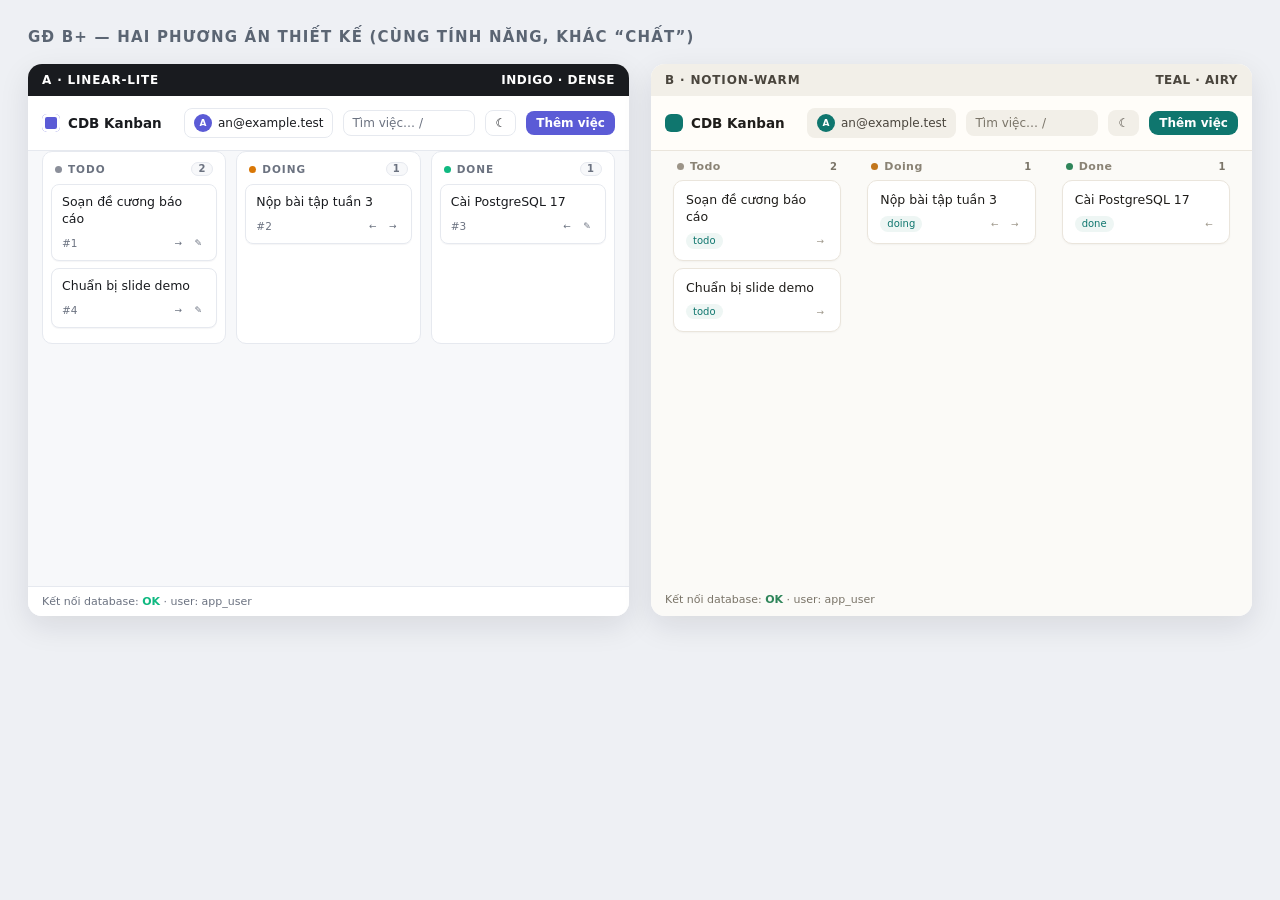
<file: design/options.html>
<!DOCTYPE html>
<html lang="vi">
<head>
<meta charset="utf-8">
<title>CDB Kanban — 2 phương án thiết kế (GĐ B+)</title>
<style>
  * { box-sizing: border-box; }
  body { margin: 0; padding: 28px; background: #eef0f4; font-family: system-ui, -apple-system, "Segoe UI", Roboto, sans-serif; color: #111; }
  h1 { font-size: 15px; letter-spacing: .08em; text-transform: uppercase; color: #5b6573; margin: 0 0 18px; }
  .wrap { display: grid; grid-template-columns: 1fr 1fr; gap: 22px; }
  .opt { border-radius: 14px; overflow: hidden; box-shadow: 0 10px 30px rgba(16,24,40,.10); background: #fff; }
  .opt > header { display: flex; align-items: center; gap: 8px; padding: 10px 14px; font: 600 12px/1 system-ui; letter-spacing: .07em; text-transform: uppercase; }
  .opt .tag { margin-left: auto; font-weight: 700; letter-spacing: .04em; }
  .stage { padding: 0; }

  /* ---------- shared board skeleton ---------- */
  .app { display: flex; flex-direction: column; height: 520px; }
  .top { display: flex; align-items: center; gap: 10px; padding: 12px 14px; }
  .brand { display: flex; align-items: center; gap: 8px; font-weight: 650; font-size: 13.5px; margin-right: auto; }
  .mark { width: 18px; height: 18px; border-radius: 5px; }
  .chip { display: flex; align-items: center; gap: 6px; padding: 5px 9px; font-size: 12px; border-radius: 8px; }
  .avatar { width: 18px; height: 18px; border-radius: 50%; display: grid; place-items: center; font: 700 9px/1 system-ui; color: #fff; }
  .search { width: 132px; font-size: 12px; padding: 5px 8px; border-radius: 8px; }
  .btn { font-size: 12px; padding: 5px 10px; border-radius: 8px; }
  .cols { display: grid; grid-template-columns: repeat(3, 1fr); gap: 10px; padding: 0 14px 14px; }
  .col { border-radius: 10px; padding: 8px; }
  .col h3 { display: flex; align-items: center; gap: 6px; margin: 2px 4px 8px; font: 650 10.5px/1 system-ui; letter-spacing: .09em; text-transform: uppercase; }
  .col h3 .n { margin-left: auto; font-size: 10px; }
  .dot { width: 7px; height: 7px; border-radius: 50%; }
  .card { border-radius: 8px; padding: 9px 10px; margin-bottom: 7px; font-size: 12.5px; line-height: 1.35; }
  .meta { display: flex; align-items: center; gap: 6px; margin-top: 7px; font-size: 10.5px; }
  .meta .acts { margin-left: auto; display: flex; gap: 4px; }
  .ab { width: 16px; height: 16px; border-radius: 4px; display: grid; place-items: center; font-size: 9px; }
  .foot { margin-top: auto; padding: 8px 14px; font-size: 11px; }
  .empty { text-align: center; font-size: 11px; padding: 10px 0 14px; }

  /* ---------- A: Linear-lite, indigo ---------- */
  .a { --bg:#f7f8fa; --panel:#fff; --card:#fff; --line:#e6e9ef; --ink:#191b1f; --muted:#6b7280; --accent:#5b5bd6; --ring:#5b5bd6;
       --todo:#8b8f9a; --doing:#d97706; --done:#10b981; }
  .a .app { background: var(--bg); color: var(--ink); }
  .a .top { background: var(--panel); border-bottom: 1px solid var(--line); }
  .a .mark { background: var(--accent); box-shadow: inset 0 0 0 3px var(--panel); }
  .a .chip { border: 1px solid var(--line); background: var(--panel); color: var(--ink); }
  .a .search { border: 1px solid var(--line); background: var(--panel); color: var(--muted); }
  .a .btn { background: var(--accent); color: #fff; border: 0; font-weight: 600; }
  .a .col { background: var(--panel); border: 1px solid var(--line); }
  .a .col h3 { color: var(--muted); }
  .a .col h3 .n { color: var(--muted); background: var(--bg); border: 1px solid var(--line); border-radius: 999px; padding: 1px 6px; }
  .a .card { background: var(--card); border: 1px solid var(--line); box-shadow: 0 1px 1px rgba(16,24,40,.04); }
  .a .card:hover { border-color: #c8cdd8; box-shadow: 0 4px 10px rgba(16,24,40,.08); }
  .a .meta { color: var(--muted); }
  .a .ab { color: var(--muted); }
  .a .ab:hover { background: var(--bg); color: var(--ink); }
  .a .foot { color: var(--muted); border-top: 1px solid var(--line); background: var(--panel); }
  .a .dot.todo { background: var(--todo); } .a .dot.doing { background: var(--doing); } .a .dot.done { background: var(--done); }
  .a .ok { color: var(--done); font-weight: 700; }
  .a .avatar { background: var(--accent); }

  /* ---------- B: Notion-warm, teal ---------- */
  .b { --bg:#fbfaf7; --panel:#fffdf9; --card:#fff; --line:#eae5dc; --ink:#1f1d1a; --muted:#7a7468; --accent:#0f766e; --todo:#9c9488; --doing:#c2761c; --done:#2f855a; }
  .b .app { background: var(--bg); color: var(--ink); }
  .b .top { background: var(--panel); border-bottom: 1px solid var(--line); }
  .b .mark { background: var(--accent); border-radius: 6px; }
  .b .chip { border: 1px solid transparent; background: #f2efe8; color: #4a453d; }
  .b .search { border: 1px solid transparent; background: #f2efe8; color: var(--muted); }
  .b .btn { background: var(--accent); color: #fff; border: 0; font-weight: 600; border-radius: 9px; }
  .b .col { background: transparent; }
  .b .col h3 { color: #8a8375; font-size: 11px; letter-spacing: .04em; text-transform: none; font-weight: 650; }
  .b .col h3 .n { color: var(--muted); }
  .b .card { background: var(--card); border: 1px solid var(--line); border-radius: 10px; padding: 11px 12px; box-shadow: 0 1px 2px rgba(31,29,26,.04); }
  .b .card:hover { border-color: #ded6c9; box-shadow: 0 6px 16px rgba(31,29,26,.07); }
  .b .meta { color: var(--muted); }
  .b .ab { color: #a09a8d; } .b .ab:hover { background: #f2efe8; color: var(--ink); }
  .b .foot { color: var(--muted); padding-bottom: 10px; }
  .b .dot.todo { background: var(--todo); } .b .dot.doing { background: var(--doing); } .b .dot.done { background: var(--done); }
  .b .ok { color: var(--done); font-weight: 700; }
  .b .avatar { background: var(--accent); }
  .b .status { font-size: 10px; padding: 1px 7px; border-radius: 999px; background: #eef6f4; color: var(--accent); }
</style>
</head>
<body>
<h1>GĐ B+ — hai phương án thiết kế (cùng tính năng, khác “chất”)</h1>
<div class="wrap">

  <section class="opt">
    <header style="background:#191b1f;color:#fff">A · Linear-lite <span class="tag">INDIGO · DENSE</span></header>
    <div class="stage a">
      <div class="app">
        <div class="top">
          <div class="brand"><span class="mark"></span>CDB Kanban</div>
          <div class="chip"><span class="avatar">A</span>an@example.test</div>
          <div class="search">Tìm việc… /</div>
          <div class="chip">☾</div>
          <div class="btn">Thêm việc</div>
        </div>
        <div class="cols">
          <div class="col">
            <h3><span class="dot todo"></span>Todo <span class="n">2</span></h3>
            <div class="card">Soạn đề cương báo cáo
              <div class="meta">#1 <div class="acts"><span class="ab">→</span><span class="ab">✎</span></div></div></div>
            <div class="card">Chuẩn bị slide demo
              <div class="meta">#4 <div class="acts"><span class="ab">→</span><span class="ab">✎</span></div></div></div>
          </div>
          <div class="col">
            <h3><span class="dot doing"></span>Doing <span class="n">1</span></h3>
            <div class="card">Nộp bài tập tuần 3
              <div class="meta">#2 <div class="acts"><span class="ab">←</span><span class="ab">→</span></div></div></div>
          </div>
          <div class="col">
            <h3><span class="dot done"></span>Done <span class="n">1</span></h3>
            <div class="card">Cài PostgreSQL 17
              <div class="meta">#3 <div class="acts"><span class="ab">←</span><span class="ab">✎</span></div></div></div>
          </div>
        </div>
        <div class="foot">Kết nối database: <span class="ok">OK</span> · user: app_user</div>
      </div>
    </div>
  </section>

  <section class="opt">
    <header style="background:#f2efe8;color:#4a453d">B · Notion-warm <span class="tag">TEAL · AIRY</span></header>
    <div class="stage b">
      <div class="app">
        <div class="top">
          <div class="brand"><span class="mark"></span>CDB Kanban</div>
          <div class="chip"><span class="avatar">A</span>an@example.test</div>
          <div class="search">Tìm việc… /</div>
          <div class="chip">☾</div>
          <div class="btn">Thêm việc</div>
        </div>
        <div class="cols">
          <div class="col">
            <h3><span class="dot todo"></span>Todo <span class="n">2</span></h3>
            <div class="card">Soạn đề cương báo cáo
              <div class="meta"><span class="status">todo</span><div class="acts"><span class="ab">→</span></div></div></div>
            <div class="card">Chuẩn bị slide demo
              <div class="meta"><span class="status">todo</span><div class="acts"><span class="ab">→</span></div></div></div>
          </div>
          <div class="col">
            <h3><span class="dot doing"></span>Doing <span class="n">1</span></h3>
            <div class="card">Nộp bài tập tuần 3
              <div class="meta"><span class="status">doing</span><div class="acts"><span class="ab">←</span><span class="ab">→</span></div></div></div>
          </div>
          <div class="col">
            <h3><span class="dot done"></span>Done <span class="n">1</span></h3>
            <div class="card">Cài PostgreSQL 17
              <div class="meta"><span class="status">done</span><div class="acts"><span class="ab">←</span></div></div></div>
          </div>
        </div>
        <div class="foot">Kết nối database: <span class="ok">OK</span> · user: app_user</div>
      </div>
    </div>
  </section>

</div>
</body>
</html>
</file>
